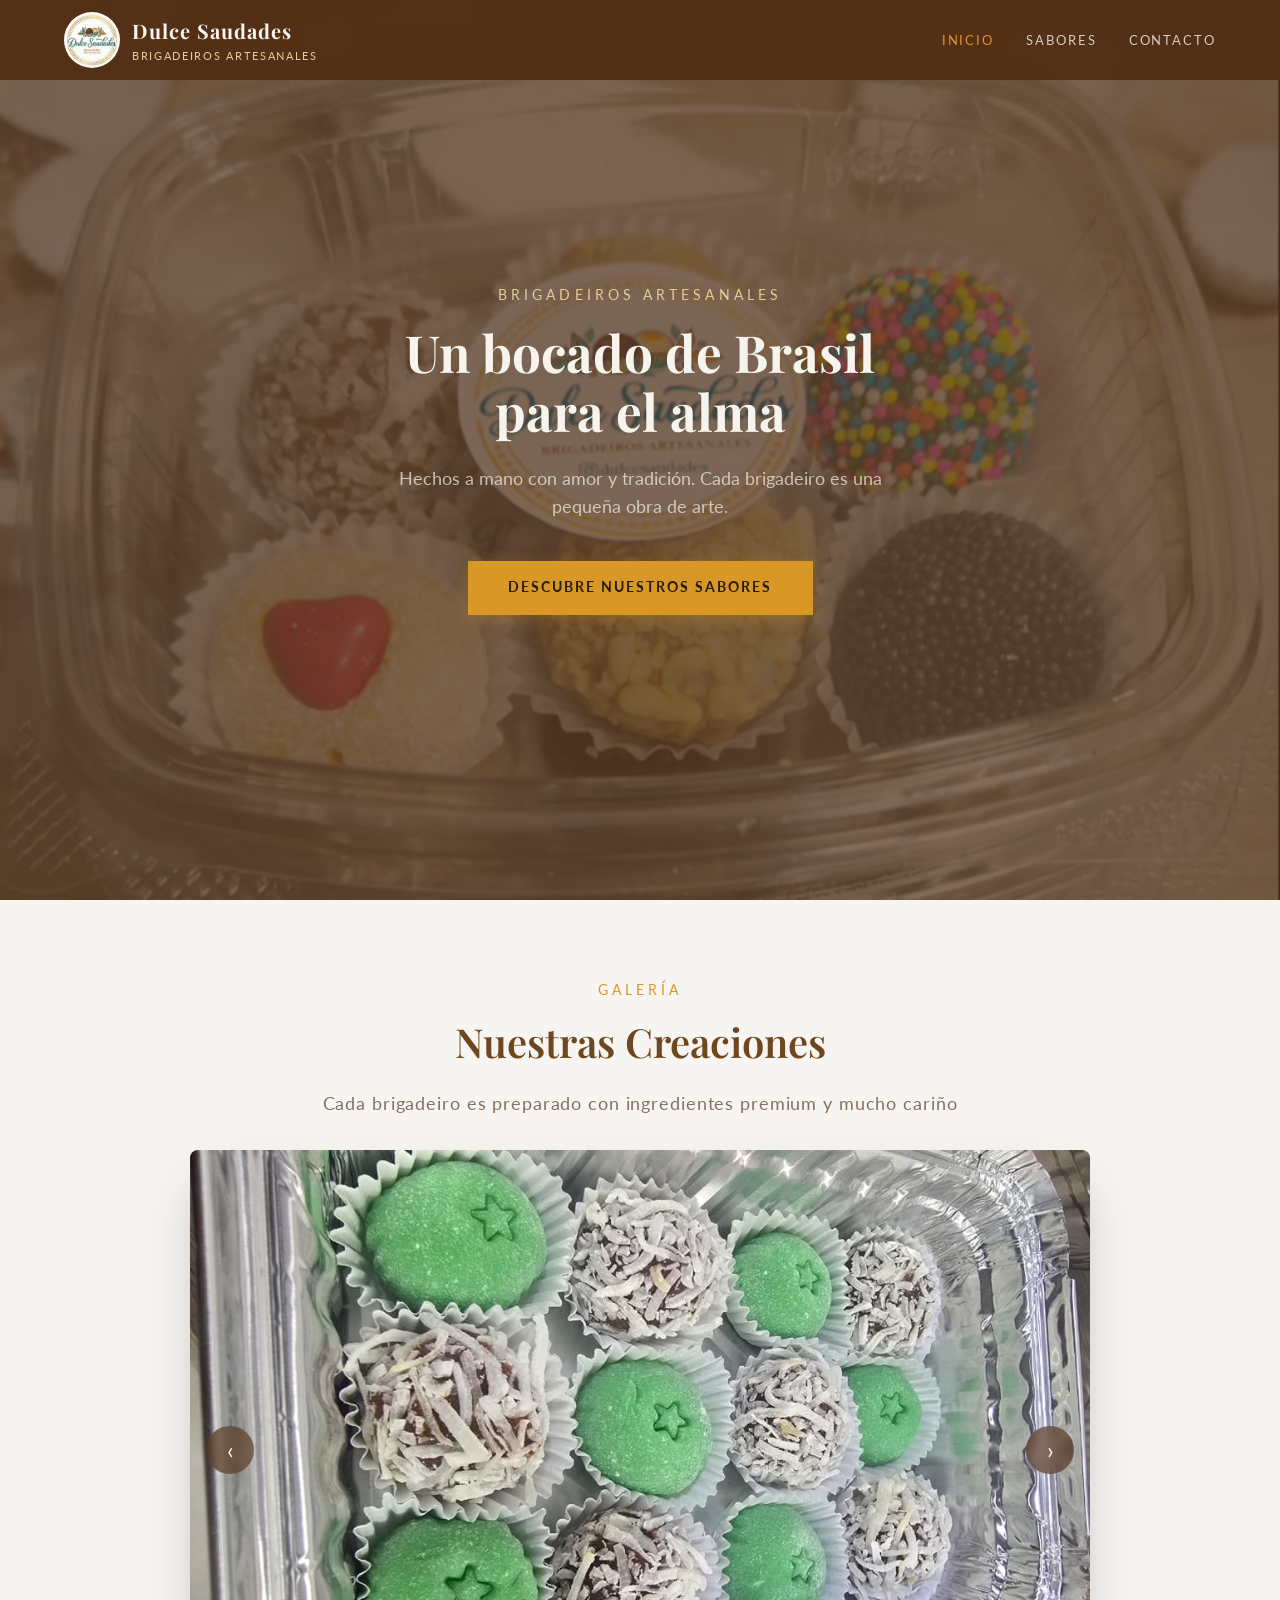
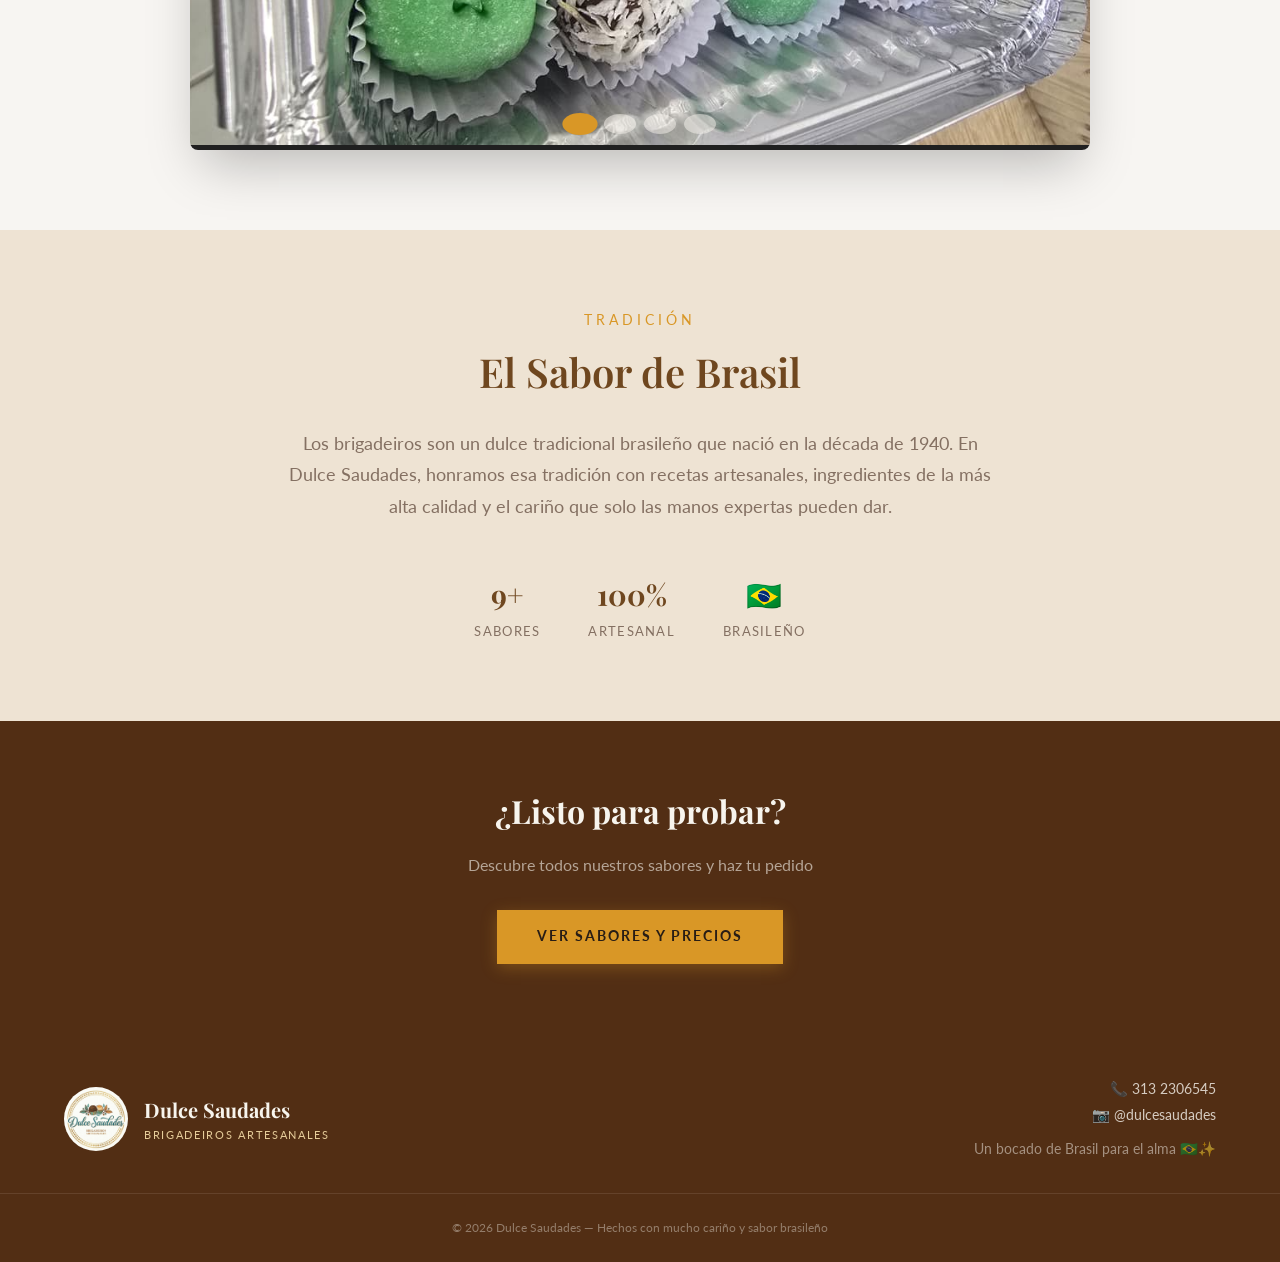
<file: index.html>
<!DOCTYPE html>
<html lang="es">
<head>
  <meta charset="UTF-8">
  <meta name="viewport" content="width=device-width, initial-scale=1.0">
  <title>Dulce Saudades - Brigadeiros Artesanales</title>
  <meta name="description" content="Brigadeiros artesanales hechos con amor y tradición brasileña. Dulce Saudades en Colombia.">
  <link rel="preconnect" href="https://fonts.googleapis.com">
  <link href="https://fonts.googleapis.com/css2?family=Playfair+Display:ital,wght@0,400;0,500;0,600;0,700;1,400&family=Lato:wght@300;400;700&display=swap" rel="stylesheet">
  <link rel="stylesheet" href="styles.css">
</head>
<body>

  <!-- HEADER -->
  <header class="header" id="header">
    <div class="header-inner">
      <a href="index.html" class="logo-link">
        <img src="assets/logo.png" alt="Dulce Saudades" class="logo-img">
        <div>
          <h1 class="logo-title">Dulce Saudades</h1>
          <p class="logo-subtitle">Brigadeiros Artesanales</p>
        </div>
      </a>

      <button class="menu-toggle" id="menuToggle" aria-label="Menu">☰</button>

      <nav class="nav" id="nav">
        <a href="index.html" class="nav-link active">Inicio</a>
        <a href="sabores.html" class="nav-link">Sabores</a>
        <a href="contacto.html" class="nav-link">Contacto</a>
      </nav>
    </div>
  </header>

  <!-- HERO -->
  <section class="hero">
    <img src="assets/aaa.jpg" alt="Brigadeiros artesanales" class="hero-bg">
    <div class="hero-overlay"></div>
    <div class="hero-content animate-fade-in">
      <p class="hero-label">Brigadeiros Artesanales</p>
      <h2 class="hero-title">Un bocado de Brasil<br>para el alma</h2>
      <p class="hero-desc">Hechos a mano con amor y tradición. Cada brigadeiro es una pequeña obra de arte.</p>
      <a href="sabores.html" class="btn-gold">Descubre Nuestros Sabores</a>
    </div>
  </section>

  <!-- CARRUSEL -->
  <section class="section bg-light">
    <div class="text-center">
      <p class="section-label">Galería</p>
      <h2 class="section-title">Nuestras Creaciones</h2>
      <p class="section-subtitle">Cada brigadeiro es preparado con ingredientes premium y mucho cariño</p>
    </div>
    <div class="carousel" id="carousel">
      <div class="carousel-track">
        <img src="assets/aaa2.jpg" alt="Brigadeiros de chocolate clásicos" class="carousel-slide active">
        <img src="assets/foto2.jpg" alt="Variedad de sabores de brigadeiros" class="carousel-slide">
        <img src="assets/aaa.jpg" alt="Caja de regalo de brigadeiros" class="carousel-slide">
        <img src="assets/foto6.jpg" alt="Preparación artesanal de brigadeiros" class="carousel-slide">
      </div>
      <button class="carousel-btn carousel-prev" onclick="prevSlide()">‹</button>
      <button class="carousel-btn carousel-next" onclick="nextSlide()">›</button>
      <div class="carousel-dots" id="carouselDots"></div>
    </div>
  </section>

  <!-- SOBRE NOSOTROS -->
  <section class="section bg-cream-dark">
    <div class="container text-center" style="max-width: 750px;">
      <p class="section-label">Tradición</p>
      <h2 class="section-title">El Sabor de Brasil</h2>
      <p class="about-text">
        Los brigadeiros son un dulce tradicional brasileño que nació en la década de 1940.
        En Dulce Saudades, honramos esa tradición con recetas artesanales,
        ingredientes de la más alta calidad y el cariño que solo las manos expertas pueden dar.
      </p>
      <div class="stats">
        <div class="stat">
          <p class="stat-number">9+</p>
          <p class="stat-label">Sabores</p>
        </div>
        <div class="stat">
          <p class="stat-number">100%</p>
          <p class="stat-label">Artesanal</p>
        </div>
        <div class="stat">
          <p class="stat-number">🇧🇷</p>
          <p class="stat-label">Brasileño</p>
        </div>
      </div>
    </div>
  </section>

  <!-- CTA -->
  <section class="cta-section">
    <h2 class="cta-title">¿Listo para probar?</h2>
    <p class="cta-desc">Descubre todos nuestros sabores y haz tu pedido</p>
    <a href="sabores.html" class="btn-gold">Ver Sabores y Precios</a>
  </section>

  <!-- FOOTER -->
  <footer class="footer">
    <div class="footer-inner">
      <div class="footer-brand">
        <img src="assets/logo.png" alt="Dulce Saudades" class="footer-logo">
        <div>
          <h3 class="footer-title">Dulce Saudades</h3>
          <p class="footer-subtitle">Brigadeiros Artesanales</p>
        </div>
      </div>
      <div class="footer-contact">
        <p>📞 313 2306545</p>
        <p>📷 @dulcesaudades</p>
        <p class="footer-tagline">Un bocado de Brasil para el alma 🇧🇷✨</p>
      </div>
    </div>
    <div class="footer-bottom">
      © 2026 Dulce Saudades — Hechos con mucho cariño y sabor brasileño
    </div>
  </footer>

  <script>
    // Mobile menu
    const menuToggle = document.getElementById('menuToggle');
    const nav = document.getElementById('nav');
    menuToggle.addEventListener('click', () => {
      nav.classList.toggle('open');
      menuToggle.textContent = nav.classList.contains('open') ? '✕' : '☰';
    });

    // Carousel
    let currentSlide = 0;
    const slides = document.querySelectorAll('.carousel-slide');
    const dotsContainer = document.getElementById('carouselDots');

    slides.forEach((_, i) => {
      const dot = document.createElement('button');
      dot.className = 'carousel-dot' + (i === 0 ? ' active' : '');
      dot.onclick = () => goToSlide(i);
      dotsContainer.appendChild(dot);
    });

    function goToSlide(n) {
      slides[currentSlide].classList.remove('active');
      document.querySelectorAll('.carousel-dot')[currentSlide].classList.remove('active');
      currentSlide = (n + slides.length) % slides.length;
      slides[currentSlide].classList.add('active');
      document.querySelectorAll('.carousel-dot')[currentSlide].classList.add('active');
    }

    function nextSlide() { goToSlide(currentSlide + 1); }
    function prevSlide() { goToSlide(currentSlide - 1); }

    setInterval(nextSlide, 5000);
  </script>

</body>
</html>
</file>
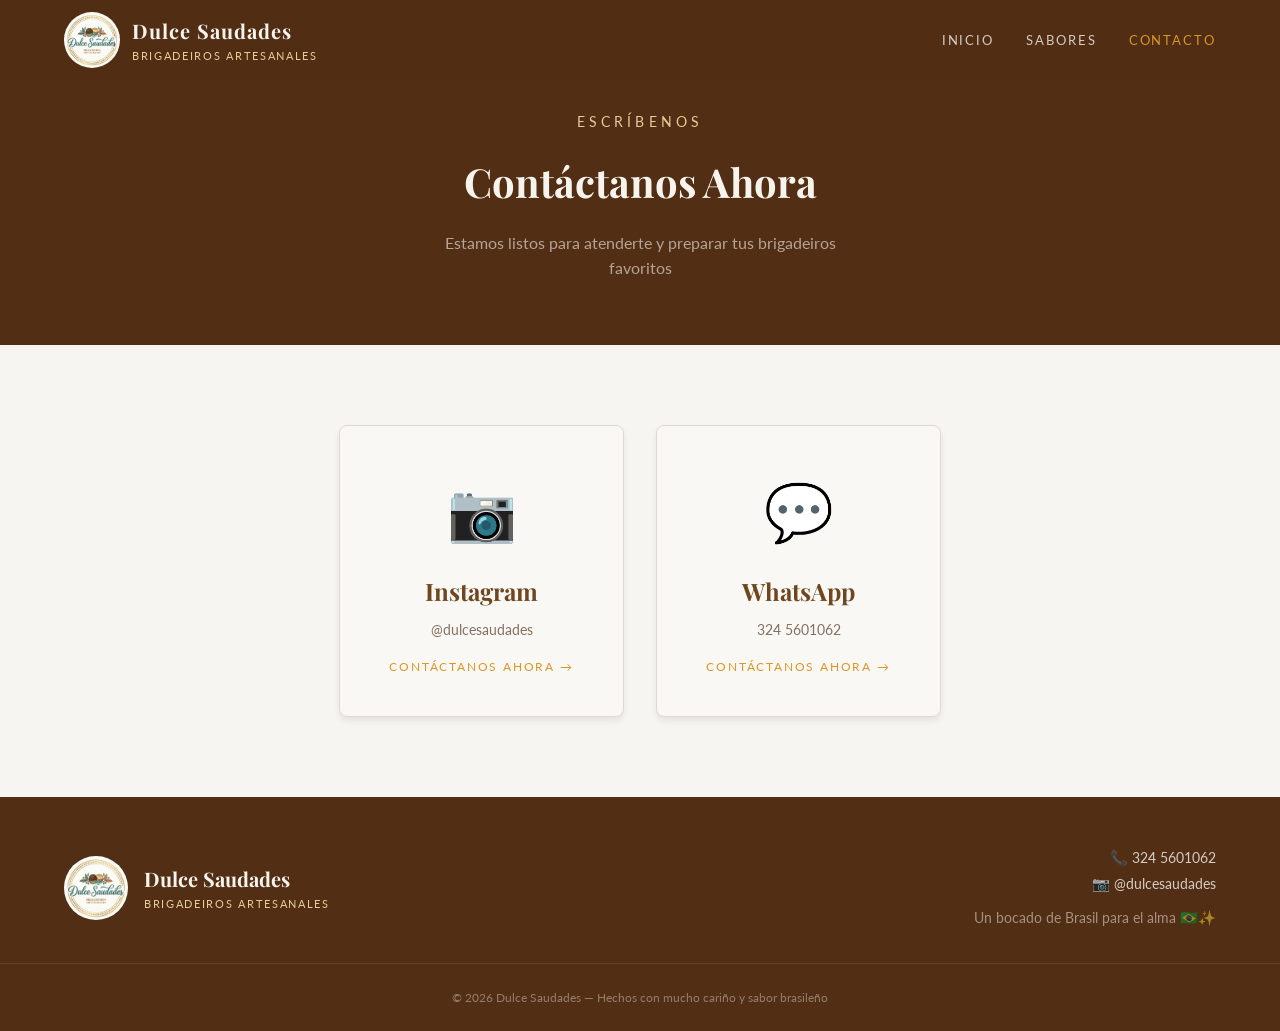
<file: contacto.html>
<!DOCTYPE html>
<html lang="es">
<head>
  <meta charset="UTF-8">
  <meta name="viewport" content="width=device-width, initial-scale=1.0">
  <title>Contacto - Dulce Saudades</title>
  <meta name="description" content="Contáctanos para pedir tus brigadeiros artesanales favoritos.">
  <link rel="preconnect" href="https://fonts.googleapis.com">
  <link href="https://fonts.googleapis.com/css2?family=Playfair+Display:ital,wght@0,400;0,500;0,600;0,700;1,400&family=Lato:wght@300;400;700&display=swap" rel="stylesheet">
  <link rel="stylesheet" href="styles.css">
</head>
<body>

  <!-- HEADER -->
  <header class="header" id="header">
    <div class="header-inner">
      <a href="index.html" class="logo-link">
        <img src="assets/logo.png" alt="Dulce Saudades" class="logo-img">
        <div>
          <h1 class="logo-title">Dulce Saudades</h1>
          <p class="logo-subtitle">Brigadeiros Artesanales</p>
        </div>
      </a>
      <button class="menu-toggle" id="menuToggle" aria-label="Menu">☰</button>
      <nav class="nav" id="nav">
        <a href="index.html" class="nav-link">Inicio</a>
        <a href="sabores.html" class="nav-link">Sabores</a>
        <a href="contacto.html" class="nav-link active">Contacto</a>
      </nav>
    </div>
  </header>

  <!-- Hero -->
  <section class="page-hero">
    <p class="hero-label">Escríbenos</p>
    <h1 class="page-hero-title">Contáctanos Ahora</h1>
    <p class="page-hero-desc">Estamos listos para atenderte y preparar tus brigadeiros favoritos</p>
  </section>

  <!-- Contacto Cards -->
  <section class="section bg-light">
    <div class="container" style="max-width: 650px;">
      <div class="contacto-grid">
        <a href="https://www.instagram.com/dulcesaudades/" target="_blank" rel="noopener noreferrer" class="contacto-card">
          <div class="contacto-icon">📷</div>
          <h3>Instagram</h3>
          <p class="contacto-handle">@dulcesaudades</p>
          <p class="contacto-cta">Contáctanos ahora →</p>
        </a>
        <a href="https://api.whatsapp.com/send/?phone=573245601062&text&type=phone_number&app_absent=0" target="_blank" rel="noopener noreferrer" class="contacto-card">
          <div class="contacto-icon">💬</div>
          <h3>WhatsApp</h3>
          <p class="contacto-handle">324 5601062</p>
          <p class="contacto-cta">Contáctanos ahora →</p>
        </a>
      </div>
    </div>
  </section>

  <!-- FOOTER -->
  <footer class="footer">
    <div class="footer-inner">
      <div class="footer-brand">
        <img src="assets/logo.png" alt="Dulce Saudades" class="footer-logo">
        <div>
          <h3 class="footer-title">Dulce Saudades</h3>
          <p class="footer-subtitle">Brigadeiros Artesanales</p>
        </div>
      </div>
      <div class="footer-contact">
        <p>📞 324 5601062</p>
        <p>📷 @dulcesaudades</p>
        <p class="footer-tagline">Un bocado de Brasil para el alma 🇧🇷✨</p>
      </div>
    </div>
    <div class="footer-bottom">© 2026 Dulce Saudades — Hechos con mucho cariño y sabor brasileño</div>
  </footer>

  <script>
    const menuToggle = document.getElementById('menuToggle');
    const nav = document.getElementById('nav');
    menuToggle.addEventListener('click', () => {
      nav.classList.toggle('open');
      menuToggle.textContent = nav.classList.contains('open') ? '✕' : '☰';
    });
  </script>

</body>
</html>
</file>
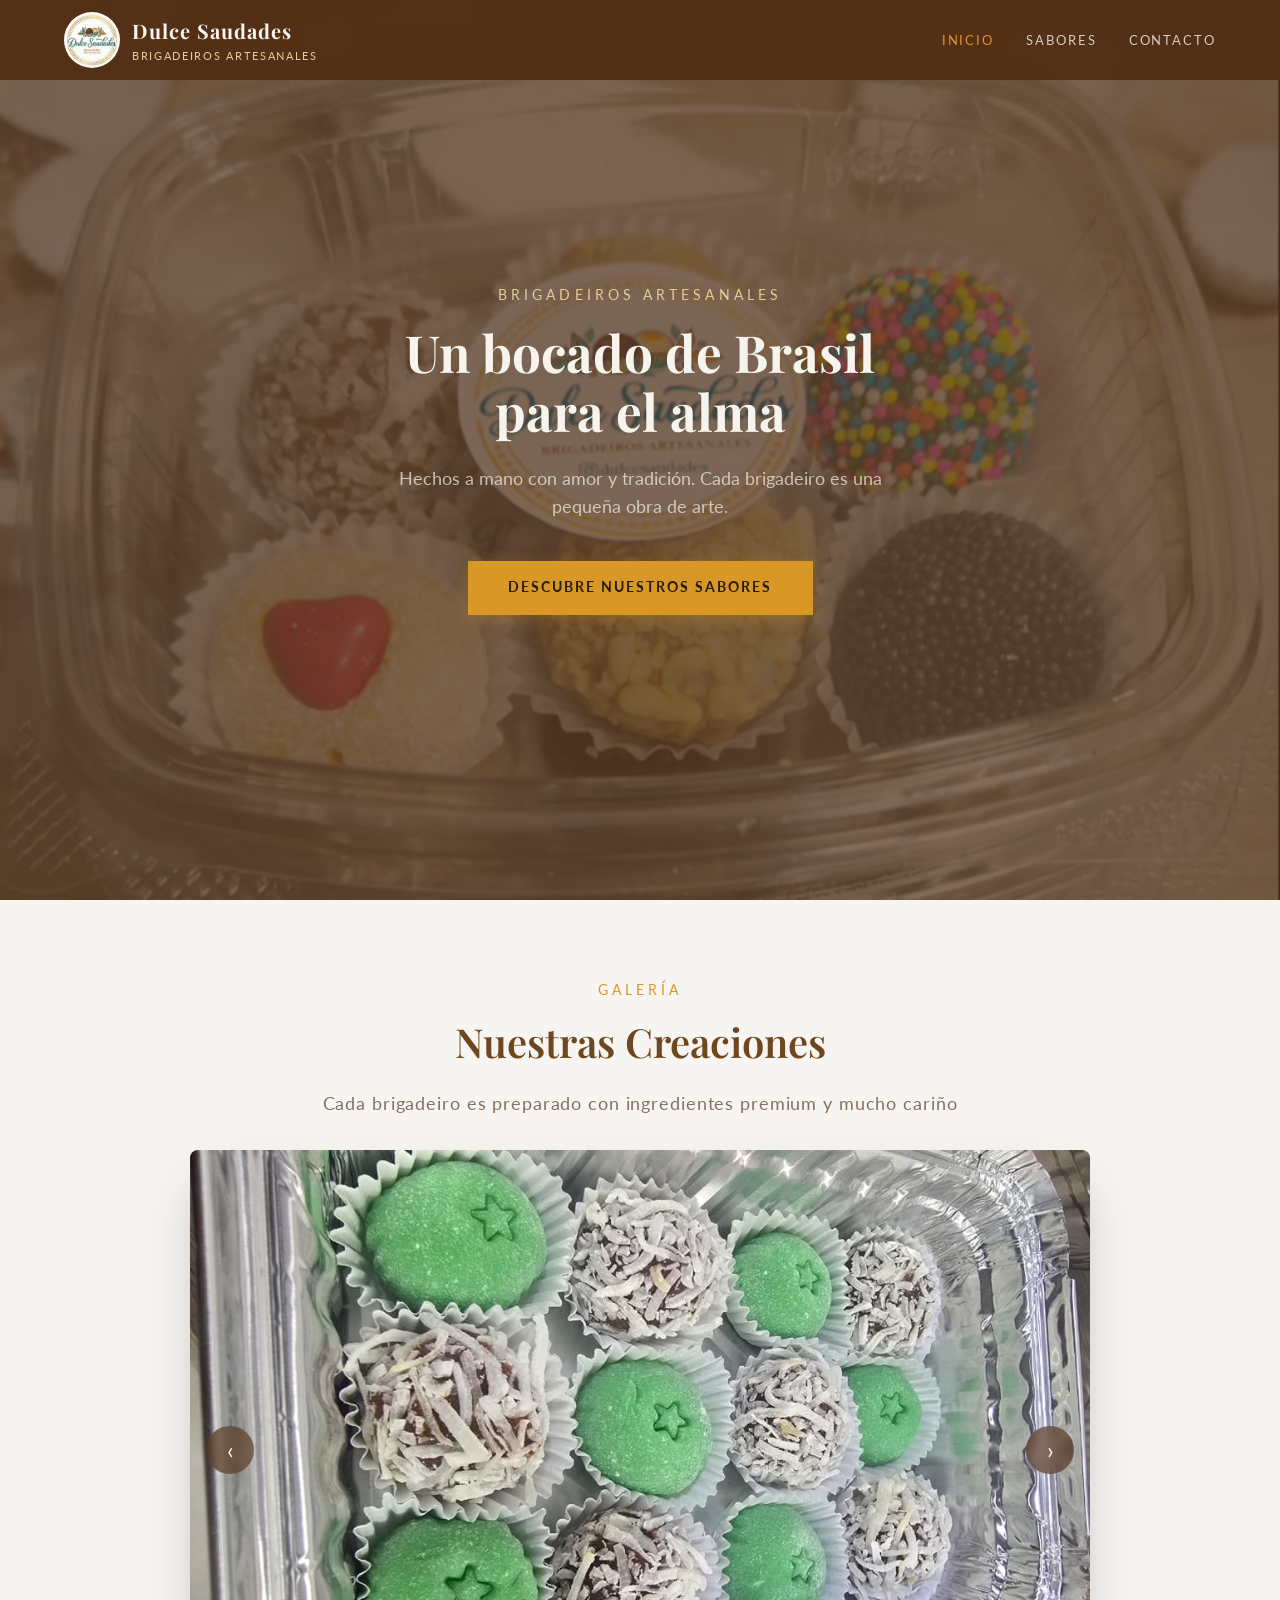
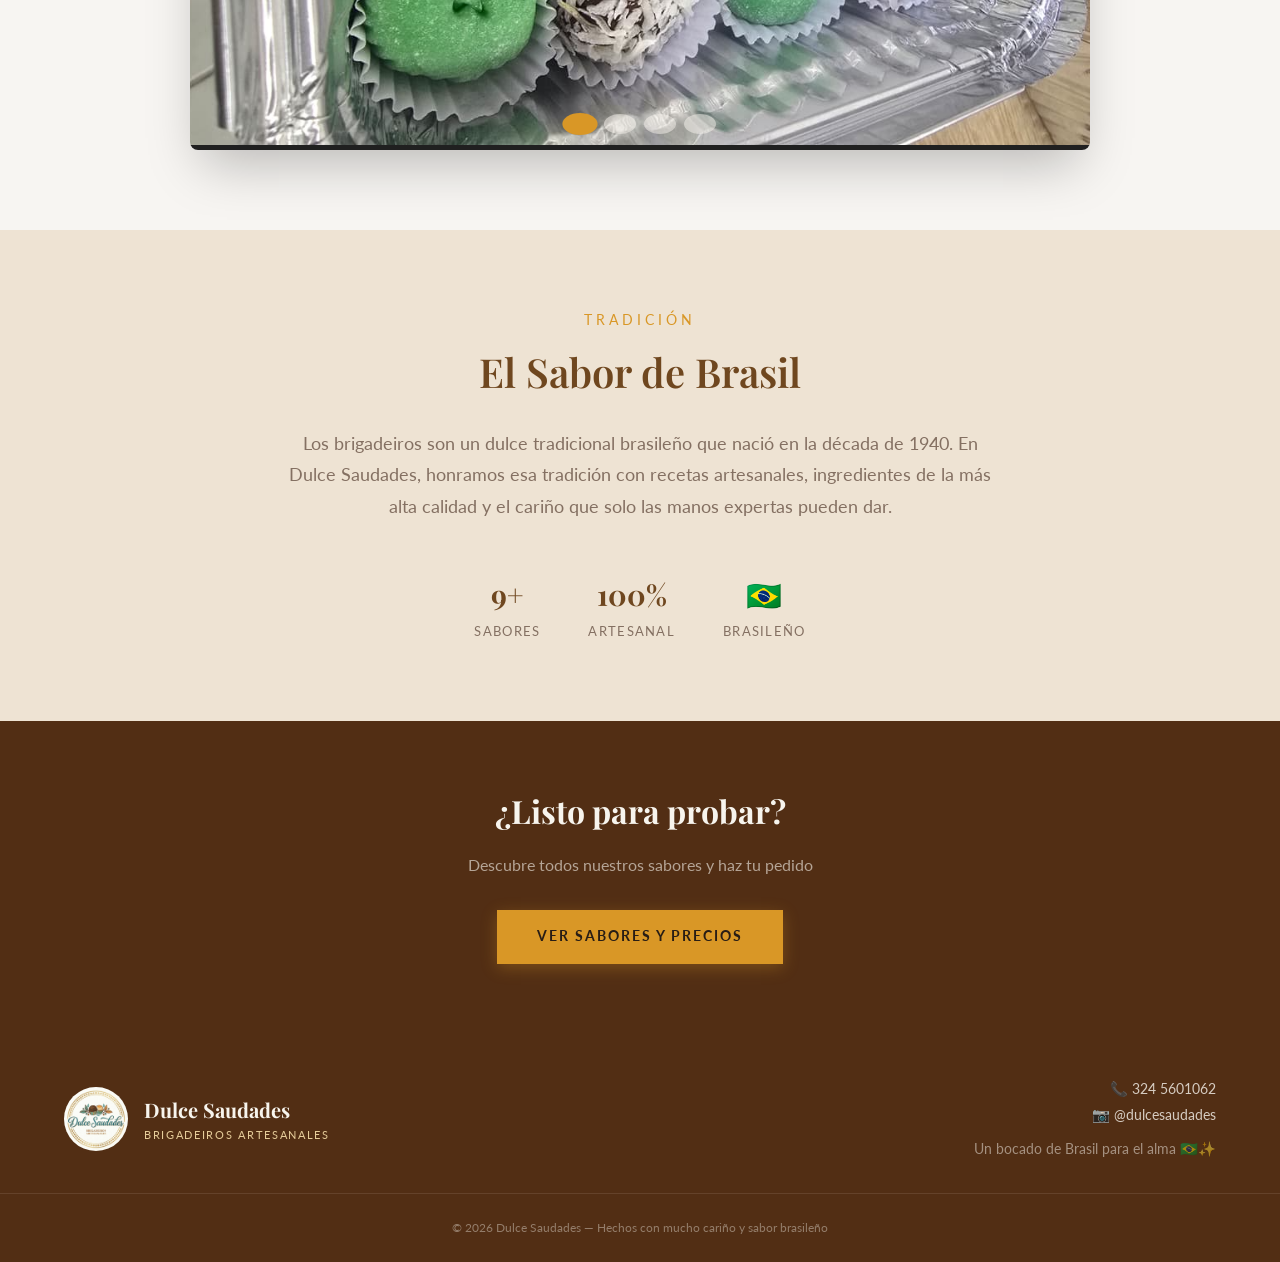
<file: index .html>
<!DOCTYPE html>
<html lang="es">
<head>
  <meta charset="UTF-8">
  <meta name="viewport" content="width=device-width, initial-scale=1.0">
  <title>Dulce Saudades - Brigadeiros Artesanales</title>
  <meta name="description" content="Brigadeiros artesanales hechos con amor y tradición brasileña. Dulce Saudades en Colombia.">
  <link rel="preconnect" href="https://fonts.googleapis.com">
  <link href="https://fonts.googleapis.com/css2?family=Playfair+Display:ital,wght@0,400;0,500;0,600;0,700;1,400&family=Lato:wght@300;400;700&display=swap" rel="stylesheet">
  <link rel="stylesheet" href="styles.css">
</head>
<body>

  <!-- HEADER -->
  <header class="header" id="header">
    <div class="header-inner">
      <a href="index.html" class="logo-link">
        <img src="assets/logo.png" alt="Dulce Saudades" class="logo-img">
        <div>
          <h1 class="logo-title">Dulce Saudades</h1>
          <p class="logo-subtitle">Brigadeiros Artesanales</p>
        </div>
      </a>

      <button class="menu-toggle" id="menuToggle" aria-label="Menu">☰</button>

      <nav class="nav" id="nav">
        <a href="index.html" class="nav-link active">Inicio</a>
        <a href="sabores.html" class="nav-link">Sabores</a>
        <a href="contacto.html" class="nav-link">Contacto</a>
      </nav>
    </div>
  </header>

  <!-- HERO -->
  <section class="hero">
    <img src="assets/aaa.jpg" alt="Brigadeiros artesanales" class="hero-bg">
    <div class="hero-overlay"></div>
    <div class="hero-content animate-fade-in">
      <p class="hero-label">Brigadeiros Artesanales</p>
      <h2 class="hero-title">Un bocado de Brasil<br>para el alma</h2>
      <p class="hero-desc">Hechos a mano con amor y tradición. Cada brigadeiro es una pequeña obra de arte.</p>
      <a href="sabores.html" class="btn-gold">Descubre Nuestros Sabores</a>
    </div>
  </section>

  <!-- CARRUSEL -->
  <section class="section bg-light">
    <div class="text-center">
      <p class="section-label">Galería</p>
      <h2 class="section-title">Nuestras Creaciones</h2>
      <p class="section-subtitle">Cada brigadeiro es preparado con ingredientes premium y mucho cariño</p>
    </div>
    <div class="carousel" id="carousel">
      <div class="carousel-track">
        <img src="assets/aaa2.jpg" alt="Brigadeiros de chocolate clásicos" class="carousel-slide active">
        <img src="assets/foto2.jpg" alt="Variedad de sabores de brigadeiros" class="carousel-slide">
        <img src="assets/aaa.jpg" alt="Caja de regalo de brigadeiros" class="carousel-slide">
        <img src="assets/foto6.jpg" alt="Preparación artesanal de brigadeiros" class="carousel-slide">
      </div>
      <button class="carousel-btn carousel-prev" onclick="prevSlide()">‹</button>
      <button class="carousel-btn carousel-next" onclick="nextSlide()">›</button>
      <div class="carousel-dots" id="carouselDots"></div>
    </div>
  </section>

  <!-- SOBRE NOSOTROS -->
  <section class="section bg-cream-dark">
    <div class="container text-center" style="max-width: 750px;">
      <p class="section-label">Tradición</p>
      <h2 class="section-title">El Sabor de Brasil</h2>
      <p class="about-text">
        Los brigadeiros son un dulce tradicional brasileño que nació en la década de 1940.
        En Dulce Saudades, honramos esa tradición con recetas artesanales,
        ingredientes de la más alta calidad y el cariño que solo las manos expertas pueden dar.
      </p>
      <div class="stats">
        <div class="stat">
          <p class="stat-number">9+</p>
          <p class="stat-label">Sabores</p>
        </div>
        <div class="stat">
          <p class="stat-number">100%</p>
          <p class="stat-label">Artesanal</p>
        </div>
        <div class="stat">
          <p class="stat-number">🇧🇷</p>
          <p class="stat-label">Brasileño</p>
        </div>
      </div>
    </div>
  </section>

  <!-- CTA -->
  <section class="cta-section">
    <h2 class="cta-title">¿Listo para probar?</h2>
    <p class="cta-desc">Descubre todos nuestros sabores y haz tu pedido</p>
    <a href="sabores.html" class="btn-gold">Ver Sabores y Precios</a>
  </section>

  <!-- FOOTER -->
  <footer class="footer">
    <div class="footer-inner">
      <div class="footer-brand">
        <img src="assets/logo.png" alt="Dulce Saudades" class="footer-logo">
        <div>
          <h3 class="footer-title">Dulce Saudades</h3>
          <p class="footer-subtitle">Brigadeiros Artesanales</p>
        </div>
      </div>
      <div class="footer-contact">
        <p>📞 324 5601062</p>
        <p>📷 @dulcesaudades</p>
        <p class="footer-tagline">Un bocado de Brasil para el alma 🇧🇷✨</p>
      </div>
    </div>
    <div class="footer-bottom">
      © 2026 Dulce Saudades — Hechos con mucho cariño y sabor brasileño
    </div>
  </footer>

  <script>
    // Mobile menu
    const menuToggle = document.getElementById('menuToggle');
    const nav = document.getElementById('nav');
    menuToggle.addEventListener('click', () => {
      nav.classList.toggle('open');
      menuToggle.textContent = nav.classList.contains('open') ? '✕' : '☰';
    });

    // Carousel
    let currentSlide = 0;
    const slides = document.querySelectorAll('.carousel-slide');
    const dotsContainer = document.getElementById('carouselDots');

    slides.forEach((_, i) => {
      const dot = document.createElement('button');
      dot.className = 'carousel-dot' + (i === 0 ? ' active' : '');
      dot.onclick = () => goToSlide(i);
      dotsContainer.appendChild(dot);
    });

    function goToSlide(n) {
      slides[currentSlide].classList.remove('active');
      document.querySelectorAll('.carousel-dot')[currentSlide].classList.remove('active');
      currentSlide = (n + slides.length) % slides.length;
      slides[currentSlide].classList.add('active');
      document.querySelectorAll('.carousel-dot')[currentSlide].classList.add('active');
    }

    function nextSlide() { goToSlide(currentSlide + 1); }
    function prevSlide() { goToSlide(currentSlide - 1); }

    setInterval(nextSlide, 5000);
  </script>

</body>
</html>
</file>
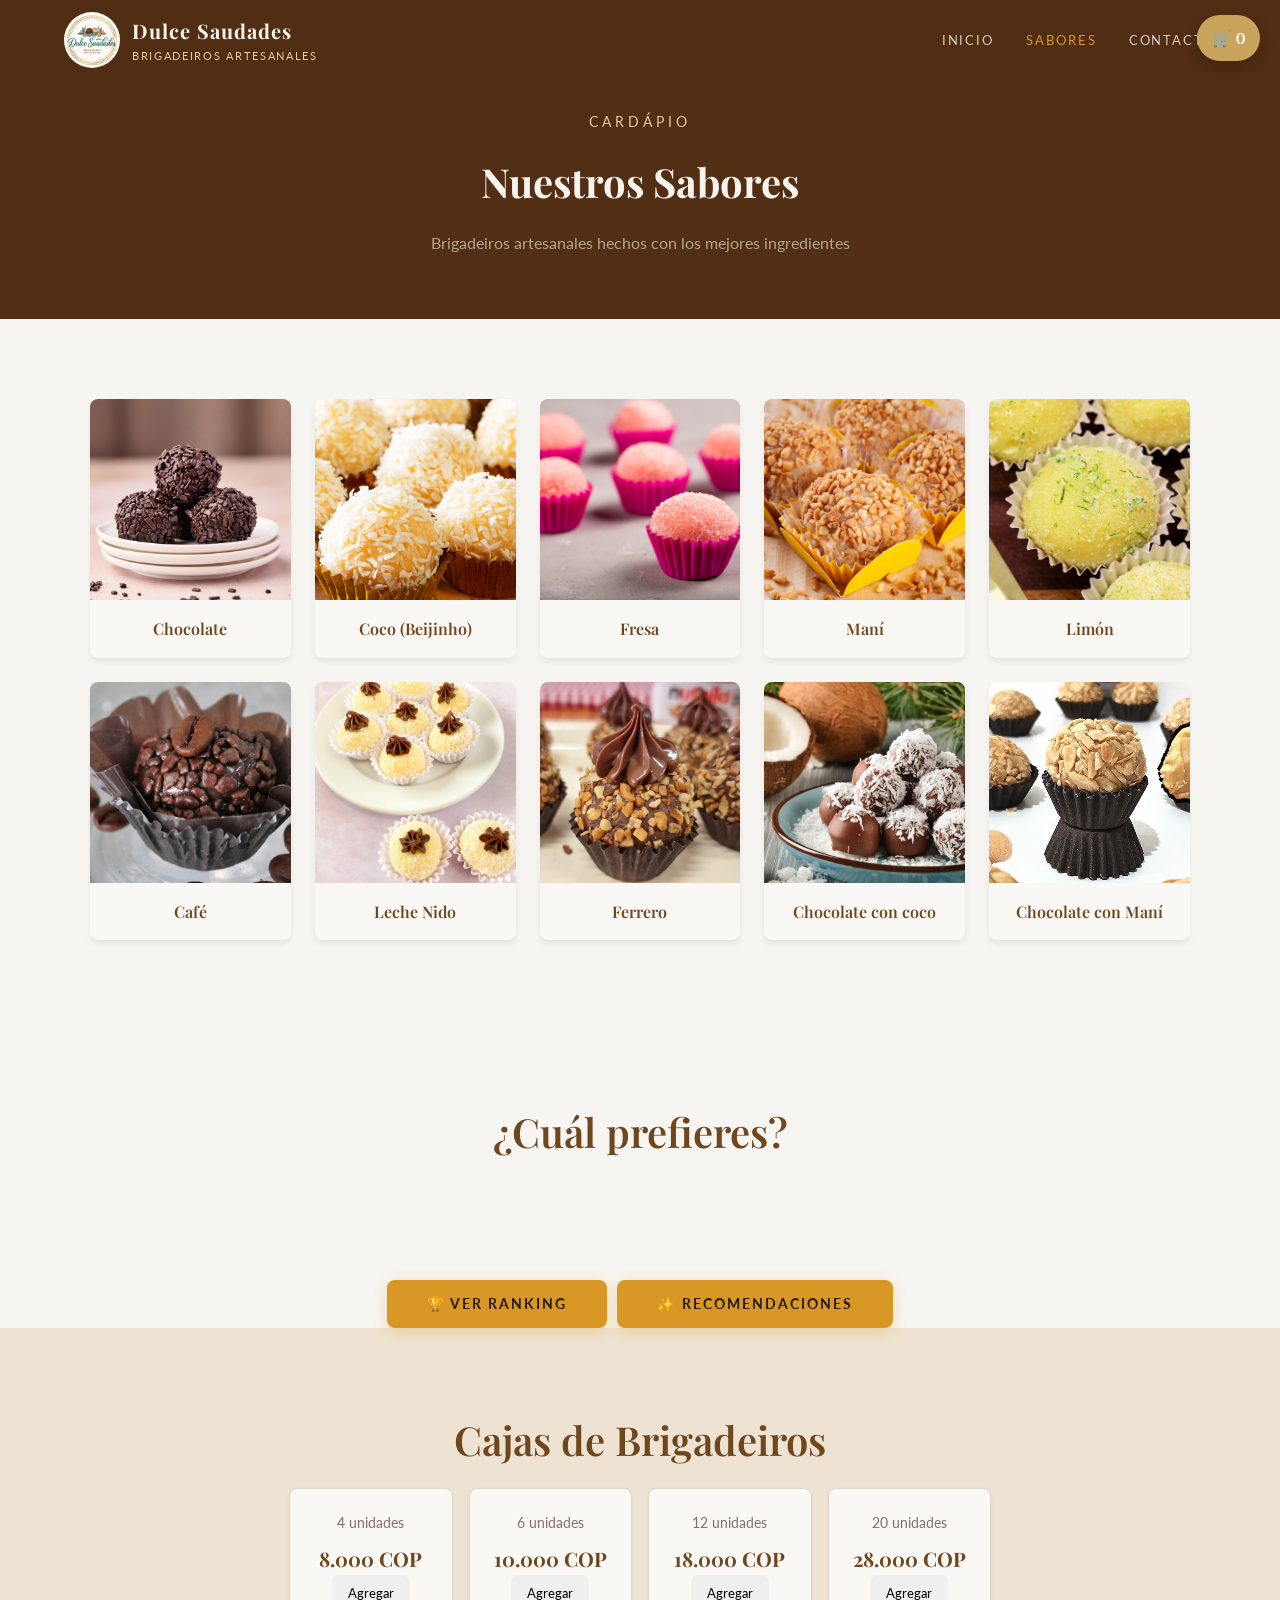
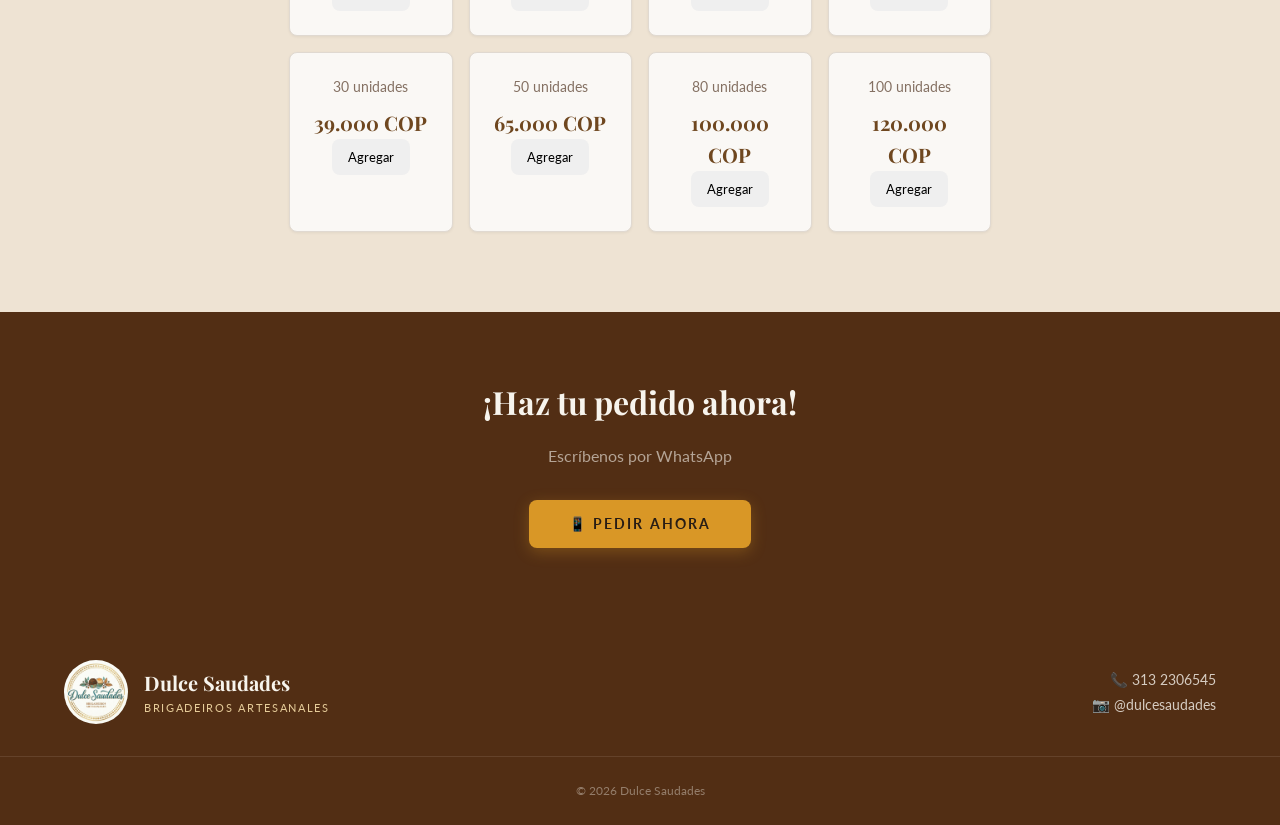
<file: sabores.html>
<!DOCTYPE html>
<html lang="es">
<head>
  <meta charset="UTF-8">
  <meta name="viewport" content="width=device-width, initial-scale=1.0">
  <title>Sabores - Dulce Saudades</title>
  <meta name="description" content="Descubre todos los sabores de brigadeiros artesanales de Dulce Saudades.">
  <link rel="preconnect" href="https://fonts.googleapis.com">
  <link href="https://fonts.googleapis.com/css2?family=Playfair+Display&family=Lato&display=swap" rel="stylesheet">
  <link rel="stylesheet" href="styles.css">
</head>
<body>

<!-- HEADER -->
<header class="header" id="header">
  <div class="header-inner">
    <a href="index.html" class="logo-link">
  <img src="assets/logo.png" alt="Dulce Saudades" class="logo-img">
  <div>
    <h1 class="logo-title">Dulce Saudades</h1>
    <p class="logo-subtitle">Brigadeiros Artesanales</p>
  </div>
</a>

<!-- 🔥 AFUERA DEL LINK -->
<div class="carrito-icono" onclick="toggleCarrito()">
  🛒 <span id="cantidad-carrito">0</span>
</div>

    <nav class="nav" id="nav">
      <a href="index.html" class="nav-link">Inicio</a>
      <a href="sabores.html" class="nav-link active">Sabores</a>
      <a href="contacto.html" class="nav-link">Contacto</a>
    </nav>
  </div>
</header>

<!-- HERO -->
<section class="page-hero">
  <p class="hero-label">Cardápio</p>
  <h1 class="page-hero-title">Nuestros Sabores</h1>
  <p class="page-hero-desc">Brigadeiros artesanales hechos con los mejores ingredientes</p>
</section>

<!-- PRODUCTOS DINÁMICOS -->
<section class="section bg-light">
  <div class="container">
    <div class="sabores-grid" id="productos"></div>
  </div>
</section>

<!-- ⚔️ DUELO ELO -->
<section class="section">
  <div class="container text-center">
    <h2 class="section-title">¿Cuál prefieres?</h2>

    <div id="duelo" class="duelo-container">
      <!-- JS lo llena -->
    </div>
  </div>
</section>

<div class="duelo-acciones">
  <button onclick="verRanking()" class="btn-gold">🏆 Ver ranking</button>
  <button onclick="verRecomendados()" class="btn-gold">✨ Recomendaciones</button>
</div>

<div id="resultado-elo"></div>


<!-- PRECIOS -->
<section class="section bg-cream-dark">
  <div class="container text-center" style="max-width: 750px;">
    <h2 class="section-title">Cajas de Brigadeiros</h2>

    <div class="precios-grid">

      <div class="precio-card">
        <p class="precio-cantidad">4 unidades</p>
        <p class="precio-valor">8.000 COP</p>
        <button onclick="agregarCaja('Caja 4 brigadeiros', 8000)">Agregar</button>
      </div>

      <div class="precio-card">
        <p class="precio-cantidad">6 unidades</p>
        <p class="precio-valor">10.000 COP</p>
        <button onclick="agregarCaja('Caja 6 brigadeiros', 10000)">Agregar</button>
      </div>

      <div class="precio-card">
        <p class="precio-cantidad">12 unidades</p>
        <p class="precio-valor">18.000 COP</p>
        <button onclick="agregarCaja('Caja 12 brigadeiros', 18000)">Agregar</button>
      </div>

      <div class="precio-card">
        <p class="precio-cantidad">20 unidades</p>
        <p class="precio-valor">28.000 COP</p>
        <button onclick="agregarCaja('Caja 20 brigadeiros', 28000)">Agregar</button>
      </div>

      <div class="precio-card">
        <p class="precio-cantidad">30 unidades</p>
        <p class="precio-valor">39.000 COP</p>
        <button onclick="agregarCaja('Caja 30 brigadeiros', 39000)">Agregar</button>
      </div>

      <div class="precio-card">
        <p class="precio-cantidad">50 unidades</p>
        <p class="precio-valor">65.000 COP</p>
        <button onclick="agregarCaja('Caja 50 brigadeiros', 65000)">Agregar</button>
      </div>

      <div class="precio-card">
        <p class="precio-cantidad">80 unidades</p>
        <p class="precio-valor">100.000 COP</p>
        <button onclick="agregarCaja('Caja 80 brigadeiros', 100000)">Agregar</button>
      </div>

      <div class="precio-card">
        <p class="precio-cantidad">100 unidades</p>
        <p class="precio-valor">120.000 COP</p>
        <button onclick="agregarCaja('Caja 100 brigadeiros', 120000)">Agregar</button>
      </div>

    </div>
  </div>
</section>

<!-- CTA -->
<section class="cta-section">
  <h2 class="cta-title">¡Haz tu pedido ahora!</h2>
  <p class="cta-desc">Escríbenos por WhatsApp</p>
  <button onclick="finalizarCompra()" class="btn-gold">
    📱 Pedir ahora
  </button>
</section>

<!-- FOOTER -->
<footer class="footer">
  <div class="footer-inner">
    <div class="footer-brand">
      <img src="assets/logo.png" class="footer-logo">
      <div>
        <h3 class="footer-title">Dulce Saudades</h3>
        <p class="footer-subtitle">Brigadeiros Artesanales</p>
      </div>
    </div>

    <div class="footer-contact">
      <p>📞 313 2306545</p>
      <p>📷 @dulcesaudades</p>
    </div>
  </div>

  <div class="footer-bottom">
    © 2026 Dulce Saudades
  </div>
</footer>

<!-- SCRIPT PRINCIPAL -->
<script src="script.js"></script>
<!-- 🛒 SIDEBAR CARRITO -->
<div id="sidebar-carrito" class="sidebar-carrito">

  <div class="sidebar-header">
    <h3>Tu Pedido</h3>
    <button onclick="toggleCarrito()">✕</button>
  </div>

  <ul id="lista-carrito"></ul>

 <div class="total-linea">
  <p>Total: <span id="total">$0</span></p>
  <button onclick="vaciarCarrito()" class="btn-vaciar-mini">Vaciar</button>
</div>

  <div class="acciones-carrito">
    <button onclick="vaciarCarrito()" class="btn-vaciar-mini">Vaciar</button>
    <button onclick="finalizarCompra()" class="btn-whatsapp">
  <img src="assets/whatsapp.png" class="icon-wsp">
  Comprar por WhatsApp
</button>
  </div>

  <!-- 💳 PAGOS -->
<div class="metodos-pago">
  <h4>Selecciona tu método de pago</h4>

  <div class="pago-opciones">
    <button class="pago-btn active" onclick="seleccionarPago(this)">
      📱 Nequi
    </button>

    <button class="pago-btn" onclick="seleccionarPago(this)">
      🏦 PSE
    </button>

    <button class="pago-btn" onclick="seleccionarPago(this)">
      💳 Daviplata
    </button>
  </div>
</div>
</div>
</body>
</html>
</file>
<file: styles.css>
/* ========== RESET & BASE ========== */
*, *::before, *::after {
  margin: 0;
  padding: 0;
  box-sizing: border-box;
}

:root {
  --cream: hsl(40, 40%, 95%);
  --cream-dark: hsl(36, 45%, 88%);
  --chocolate: hsl(25, 60%, 20%);
  --chocolate-light: hsl(25, 40%, 35%);
  --gold: hsl(38, 70%, 50%);
  --gold-light: hsl(40, 60%, 75%);
  --brown: hsl(30, 56%, 28%);
  --brown-light: hsl(30, 35%, 40%);
  --text-dark: hsl(25, 30%, 12%);
  --text-muted: hsl(25, 15%, 45%);
  --bg-light: hsl(30, 25%, 96%);
  --border: hsl(30, 20%, 85%);
  --card-bg: hsl(35, 30%, 97%);
  --font-display: 'Playfair Display', serif;
  --font-body: 'Lato', sans-serif;
}

body {
  font-family: var(--font-body);
  background: var(--bg-light);
  color: var(--text-dark);
  line-height: 1.6;
}

h1, h2, h3, h4, h5, h6 {
  font-family: var(--font-display);
}

a {
  text-decoration: none;
  color: inherit;
}

img {
  max-width: 100%;
  display: block;
}

.container {
  max-width: 1200px;
  margin: 0 auto;
  padding: 0 1.5rem;
}

.text-center { text-align: center; }

/* ========== HEADER ========== */
.header {
  position: fixed;
  top: 0; left: 0; right: 0;
  z-index: 50;
  background: hsla(25, 60%, 20%, 0.95);
  backdrop-filter: blur(8px);
}

.header-inner {
  max-width: 1200px;
  margin: 0 auto;
  padding: 0.75rem 1.5rem;
  display: flex;
  align-items: center;
  justify-content: space-between;
}

.logo-link {
  display: flex;
  align-items: center;
  gap: 0.75rem;
}

.logo-img {
  height: 56px;
  width: 56px;
  border-radius: 50%;
}

.logo-title {
  font-size: 1.25rem;
  color: var(--cream);
  letter-spacing: 0.05em;
}

.logo-subtitle {
  color: var(--gold-light);
  font-size: 0.7rem;
  letter-spacing: 0.15em;
  text-transform: uppercase;
  font-family: var(--font-body);
}

.menu-toggle {
  display: none;
  background: none;
  border: none;
  color: var(--cream);
  font-size: 1.5rem;
  cursor: pointer;
}

.nav {
  display: flex;
  gap: 2rem;
}

.nav-link {
  font-family: var(--font-body);
  font-size: 0.8rem;
  text-transform: uppercase;
  letter-spacing: 0.15em;
  color: hsla(40, 40%, 95%, 0.8);
  padding: 0.5rem 0;
  transition: color 0.3s;
}

.nav-link:hover,
.nav-link.active {
  color: var(--gold);
}

/* ========== HERO ========== */
.hero {
  position: relative;
  height: 100vh;
  display: flex;
  align-items: center;
  justify-content: center;
  overflow: hidden;
}

.hero-bg {
  position: absolute;
  inset: 0;
  width: 100%;
  height: 100%;
  object-fit: cover;
}

.hero-overlay {
  position: absolute;
  inset: 0;
  background: hsla(25, 60%, 20%, 0.7);
}

.hero-content {
  position: relative;
  z-index: 10;
  text-align: center;
  padding: 0 1.5rem;
}

.hero-label {
  font-family: var(--font-body);
  color: var(--gold-light);
  font-size: 0.85rem;
  text-transform: uppercase;
  letter-spacing: 0.3em;
  margin-bottom: 1rem;
}

.hero-title {
  font-size: 3.2rem;
  color: var(--cream);
  margin-bottom: 1.5rem;
  line-height: 1.15;
}

.hero-desc {
  font-family: var(--font-body);
  color: hsla(40, 40%, 95%, 0.7);
  font-size: 1.1rem;
  max-width: 500px;
  margin: 0 auto 2.5rem;
}

/* ========== PAGE HERO (subpáginas) ========== */
.page-hero {
  padding: 7rem 1.5rem 4rem;
  background: var(--chocolate);
  text-align: center;
}

.page-hero-title {
  font-size: 2.5rem;
  color: var(--cream);
  margin-bottom: 1rem;
}

.page-hero-desc {
  font-family: var(--font-body);
  color: hsla(40, 40%, 95%, 0.6);
  max-width: 450px;
  margin: 0 auto;
}

/* ========== BUTTONS ========== */
.btn-gold {
  display: inline-block;
  padding: 1rem 2.5rem;
  background: var(--gold);
  color: var(--text-dark);
  font-family: var(--font-body);
  font-weight: 700;
  font-size: 0.85rem;
  text-transform: uppercase;
  letter-spacing: 0.15em;
  border: none;
  cursor: pointer;
  transition: all 0.3s;
  box-shadow: 0 4px 15px hsla(38, 70%, 50%, 0.3);
}

.btn-gold:hover {
  background: hsl(38, 70%, 42%);
  box-shadow: 0 6px 20px hsla(38, 70%, 50%, 0.4);
}

/* ========== SECTIONS ========== */
.section {
  padding: 5rem 1.5rem;
}

.bg-light { background: var(--bg-light); }
.bg-cream-dark { background: var(--cream-dark); }

.section-label {
  font-family: var(--font-body);
  color: var(--gold);
  font-size: 0.85rem;
  text-transform: uppercase;
  letter-spacing: 0.3em;
  margin-bottom: 0.5rem;
}

.section-title {
  font-size: 2.5rem;
  font-weight: 600;
  color: var(--brown);
  margin-bottom: 1rem;
}

.section-subtitle {
  font-family: var(--font-body);
  color: var(--text-muted);
  font-size: 1.1rem;
  letter-spacing: 0.05em;
}

/* ========== CAROUSEL ========== */
.carousel {
  position: relative;
  max-width: 900px;
  margin: 2rem auto 0;
  border-radius: 0.5rem;
  overflow: hidden;
  box-shadow: 0 25px 50px -12px rgba(0,0,0,0.25);
}

.carousel-track {
  position: relative;
  aspect-ratio: 3 / 2;
}

.carousel-slide {
  position: absolute;
  inset: 0;
  width: 100%;
  height: 100%;
  object-fit: cover;
  opacity: 0;
  transition: opacity 0.7s;
}

.carousel-slide.active {
  opacity: 1;
}

.carousel-btn {
  position: absolute;
  top: 50%;
  transform: translateY(-50%);
  width: 48px;
  height: 48px;
  border-radius: 50%;
  background: hsla(25, 60%, 20%, 0.6);
  color: var(--cream);
  border: none;
  font-size: 1.5rem;
  cursor: pointer;
  transition: background 0.3s;
  backdrop-filter: blur(4px);
  display: flex;
  align-items: center;
  justify-content: center;
}

.carousel-btn:hover { background: hsla(25, 60%, 20%, 0.8); }
.carousel-prev { left: 1rem; }
.carousel-next { right: 1rem; }

.carousel-dots {
  position: absolute;
  bottom: 1rem;
  left: 50%;
  transform: translateX(-50%);
  display: flex;
  gap: 0.5rem;
}

.carousel-dot {
  width: 12px;
  height: 12px;
  border-radius: 50%;
  background: hsla(40, 40%, 95%, 0.5);
  border: none;
  cursor: pointer;
  transition: all 0.3s;
}

.carousel-dot.active {
  background: var(--gold);
  transform: scale(1.1);
}

/* ========== ABOUT / STATS ========== */
.about-text {
  font-family: var(--font-body);
  color: var(--text-muted);
  font-size: 1.1rem;
  line-height: 1.8;
  margin-top: 1.5rem;
}

.stats {
  display: flex;
  justify-content: center;
  gap: 3rem;
  margin-top: 3rem;
}

.stat-number {
  font-family: var(--font-display);
  font-size: 1.8rem;
  font-weight: 700;
  color: var(--brown);
}

.stat-label {
  font-size: 0.8rem;
  color: var(--text-muted);
  text-transform: uppercase;
  letter-spacing: 0.1em;
  margin-top: 0.25rem;
}

/* ========== CTA ========== */
.cta-section {
  padding: 4rem 1.5rem;
  background: var(--chocolate);
  text-align: center;
}

.cta-title {
  font-size: 2rem;
  color: var(--cream);
  margin-bottom: 1rem;
}

.cta-desc {
  font-family: var(--font-body);
  color: hsla(40, 40%, 95%, 0.6);
  margin-bottom: 2rem;
  max-width: 450px;
  margin-left: auto;
  margin-right: auto;
}

/* ========== SABORES GRID ========== */
.sabores-grid {
  display: grid;
  grid-template-columns: repeat(5, 1fr);
  gap: 1.5rem;
  max-width: 1100px;
  margin: 0 auto;
}

.sabor-card {
  background: var(--card-bg);
  border-radius: 0.5rem;
  overflow: hidden;
  box-shadow: 0 4px 6px rgba(0,0,0,0.07);
  transition: all 0.3s;
}

.sabor-card:hover {
  box-shadow: 0 10px 25px rgba(0,0,0,0.15);
  transform: translateY(-4px);
}

.sabor-img-wrap {
  aspect-ratio: 1;
  overflow: hidden;
}

.sabor-img-wrap img {
  width: 100%;
  height: 100%;
  object-fit: cover;
  transition: transform 0.5s;
}

.sabor-card:hover .sabor-img-wrap img {
  transform: scale(1.1);
}

.sabor-info {
  padding: 1rem;
  text-align: center;
}

.sabor-info h3 {
  font-size: 1rem;
  color: var(--brown);
  font-weight: 600;
}

.sabor-info p {
  font-family: var(--font-body);
  color: var(--text-muted);
  font-size: 0.75rem;
  margin-top: 0.25rem;
}

/* ========== PRECIOS ========== */
.precios-grid {
  display: grid;
  grid-template-columns: repeat(4, 1fr);
  gap: 1rem;
}

.precio-card {
  background: var(--card-bg);
  border-radius: 0.5rem;
  padding: 1.5rem;
  box-shadow: 0 1px 3px rgba(0,0,0,0.06);
  border: 1px solid var(--border);
  transition: box-shadow 0.3s;
}

.precio-card:hover {
  box-shadow: 0 4px 12px rgba(0,0,0,0.1);
}

.precio-cantidad {
  font-family: var(--font-body);
  font-size: 0.85rem;
  color: var(--text-muted);
}

.precio-valor {
  font-family: var(--font-display);
  font-size: 1.25rem;
  font-weight: 700;
  color: var(--brown);
  margin-top: 0.5rem;
}

/* ========== CONTACTO ========== */
.contacto-grid {
  display: grid;
  grid-template-columns: 1fr 1fr;
  gap: 2rem;
}

.contacto-card {
  background: var(--card-bg);
  border-radius: 0.5rem;
  padding: 2.5rem;
  text-align: center;
  box-shadow: 0 4px 6px rgba(0,0,0,0.07);
  border: 1px solid var(--border);
  transition: all 0.3s;
}

.contacto-card:hover {
  box-shadow: 0 10px 25px rgba(0,0,0,0.15);
  transform: translateY(-4px);
}

.contacto-icon {
  font-size: 3.5rem;
  margin-bottom: 1rem;
}

.contacto-card h3 {
  font-size: 1.5rem;
  color: var(--brown);
  margin-bottom: 0.5rem;
}

.contacto-handle {
  font-family: var(--font-body);
  color: var(--text-muted);
  font-size: 0.9rem;
}

.contacto-cta {
  font-family: var(--font-body);
  color: var(--gold);
  font-size: 0.75rem;
  text-transform: uppercase;
  letter-spacing: 0.15em;
  margin-top: 1rem;
}

/* ========== FOOTER ========== */
.footer {
  background: var(--chocolate);
  color: hsla(40, 40%, 95%, 0.8);
  padding: 3rem 0 0;
}

.footer-inner {
  max-width: 1200px;
  margin: 0 auto;
  padding: 0 1.5rem;
  display: flex;
  align-items: center;
  justify-content: space-between;
  flex-wrap: wrap;
  gap: 2rem;
}

.footer-brand {
  display: flex;
  align-items: center;
  gap: 1rem;
}

.footer-logo {
  height: 64px;
  width: 64px;
  border-radius: 50%;
}

.footer-title {
  font-size: 1.25rem;
  color: var(--cream);
}

.footer-subtitle {
  color: var(--gold-light);
  font-size: 0.7rem;
  letter-spacing: 0.15em;
  text-transform: uppercase;
  font-family: var(--font-body);
}

.footer-contact {
  text-align: right;
  font-family: var(--font-body);
  font-size: 0.9rem;
  line-height: 1.8;
}

.footer-tagline {
  color: hsla(40, 40%, 95%, 0.5);
  margin-top: 0.5rem;
}

.footer-bottom {
  border-top: 1px solid hsla(40, 40%, 95%, 0.1);
  margin-top: 2rem;
  padding: 1.5rem;
  text-align: center;
  font-size: 0.75rem;
  color: hsla(40, 40%, 95%, 0.4);
  font-family: var(--font-body);
}

/* ========== ANIMATIONS ========== */
@keyframes fadeIn {
  from { opacity: 0; transform: translateY(20px); }
  to { opacity: 1; transform: translateY(0); }
}

.animate-fade-in {
  animation: fadeIn 0.8s ease-out forwards;
}

/* ========== RESPONSIVE ========== */
@media (max-width: 768px) {
  .menu-toggle { display: block; }

  .nav {
    display: none;
    flex-direction: column;
    position: absolute;
    top: 100%;
    left: 0; right: 0;
    background: var(--chocolate);
    padding: 1.5rem;
    gap: 0.25rem;
  }

  .nav.open { display: flex; }

  .hero-title { font-size: 2.2rem; }

  .sabores-grid {
    grid-template-columns: repeat(2, 1fr);
  }

  .precios-grid {
    grid-template-columns: repeat(2, 1fr);
  }

  .contacto-grid {
    grid-template-columns: 1fr;
  }

  .footer-inner {
    flex-direction: column;
    text-align: center;
  }

  .footer-contact { text-align: center; }

  .stats { gap: 2rem; }

  .page-hero-title { font-size: 2rem; }
}

.carrito-box {
  background: var(--card-bg);
  border-radius: 12px;
  padding: 20px;
  border: 1px solid var(--border);
  margin-top: 20px;
}

#lista-carrito {
  list-style: none;
  margin: 15px 0;
  padding: 0;
}

#lista-carrito li {
  margin-bottom: 10px;
  font-size: 0.9rem;
}

.total {
  font-weight: bold;
  margin: 10px 0;
}

.acciones-carrito {
  display: flex;
  gap: 10px;
}

.btn-vaciar {
  background: #dc3545;
  color: white;
  border: none;
  padding: 10px;
  cursor: pointer;
}

/* BOTONES GENERALES */
button {
  border: none;
  padding: 10px 16px;
  border-radius: 8px;
  font-family: 'Lato', sans-serif;
  cursor: pointer;
  transition: all 0.25s ease;
}

/* BOTÓN SUMAR / RESTAR */
button[onclick*="cambiarCantidad"] {
  background: #f3f3f3;
  color: #333;
  margin: 2px;
}

button[onclick*="cambiarCantidad"]:hover {
  background: #e0e0e0;
  transform: scale(1.1);
}

/* BOTÓN ELIMINAR */
button[onclick*="eliminarProducto"] {
  background: #ff4d4d;
  color: #fff;
  margin-top: 5px;
}

button[onclick*="eliminarProducto"]:hover {
  background: #e60000;
  transform: scale(1.05);
}

/* BOTÓN VACIAR */
.btn-vaciar {
  background: #999;
  color: #fff;
}

.btn-vaciar:hover {
  background: #666;
  transform: translateY(-2px);
}

/* BOTÓN COMPRAR */
.btn-comprar {
  background: linear-gradient(135deg, #c9a45c, #a67c2e);
  color: white;
  font-weight: bold;
  padding: 12px 20px;
}

.btn-comprar:hover {
  transform: translateY(-3px);
  box-shadow: 0 8px 20px rgba(0,0,0,0.2);
}

/* BOTONES EN FILA */
.acciones-carrito {
  display: flex;
  gap: 10px;
  justify-content: center;
  margin-top: 15px;
}
.precio-card {
  cursor: pointer;
  transition: transform 0.2s ease, box-shadow 0.2s ease;
}

.precio-card:hover {
  transform: translateY(-5px);
  box-shadow: 0 10px 25px rgba(0,0,0,0.2);
}

.carrito-box {
  background: #fff;
  padding: 20px;
  border-radius: 12px;
  box-shadow: 0 10px 25px rgba(0,0,0,0.1);
}

.duelo-container {
  display: flex;
  align-items: center;
  justify-content: center;
  gap: 20px;
  flex-wrap: wrap;
}

.duelo-card {
  width: 200px;
  cursor: pointer;
  background: #fff;
  border-radius: 12px;
  padding: 10px;
  box-shadow: 0 10px 20px rgba(0,0,0,0.1);
  transition: 0.2s;
}

.duelo-card:hover {
  transform: scale(1.05);
}

.duelo-card img {
  width: 100%;
  border-radius: 10px;
}

.vs {
  font-size: 28px;
  font-weight: bold;
  color: #a67c2e;
}

.duelo-acciones {
  margin-top: 20px;
  display: flex;
  gap: 10px;
  justify-content: center;
}

/* CONTENEDOR */
.ranking-box {
  text-align: center;
  margin-top: 30px;
  padding: 25px;
  background: #fff8f0;
  border-radius: 20px;
  box-shadow: 0 10px 25px rgba(0,0,0,0.08);
}

/* TITULO */
.ranking-title {
  font-size: 28px;
  color: #8b5e3c;
  margin-bottom: 5px;
}

.ranking-sub {
  font-size: 14px;
  color: #777;
  margin-bottom: 20px;
}

/* ITEM */
.ranking-item {
  display: flex;
  align-items: center;
  justify-content: center;
  gap: 15px;
  margin: 10px 0;
}

/* POSICIÓN */
.ranking-pos {
  font-size: 20px;
  font-weight: bold;
  color: #c59d5f;
}

/* IMAGEN */
.ranking-img {
  width: 50px;
  height: 50px;
  object-fit: cover;
  border-radius: 50%;
}

/* NOMBRE */
.ranking-nombre {
  font-size: 18px;
  font-weight: 500;
}

/* TEXTO FINAL */
.ranking-extra {
  margin-top: 15px;
  font-size: 14px;
  color: #a67c52;
}
/* ICONO CARRITO */
.carrito-icono {
  position: fixed;
  top: 15px;
  right: 20px;
  background: #c9a45c;
  color: #fff;
  padding: 10px 15px;
  border-radius: 50px;
  cursor: pointer;
  z-index: 999;
  font-weight: bold;
  box-shadow: 0 5px 15px rgba(0,0,0,0.2);
}

/* SIDEBAR */
.sidebar-carrito {
  position: fixed;
  top: 0;
  right: -400px;
  width: 350px;
  height: 100%;
  background: #fff;
  box-shadow: -10px 0 25px rgba(0,0,0,0.2);
  padding: 20px;
  transition: right 0.3s ease;
  z-index: 1000;
  overflow-y: auto;
}

.sidebar-carrito.open {
  right: 0;
}

/* HEADER SIDEBAR */
.sidebar-header {
  display: flex;
  justify-content: space-between;
  align-items: center;
  margin-top: 10px;
}
/* LISTA */
#lista-carrito li {
  border-bottom: 1px solid #eee;
  padding: 10px 0;
}

/* PAGOS */
.metodos-pago {
  margin-top: 20px;
}

.metodos-pago h4 {
  margin-bottom: 10px;
}

.pago-box {
  background: #f7f7f7;
  padding: 10px;
  border-radius: 10px;
  margin-bottom: 10px;
  text-align: center;
}

/* RESPONSIVE */
@media (max-width: 768px) {
  .sidebar-carrito {
    width: 100%;
  }
}

/* PAGOS */
.pago-opciones {
  display: flex;
  gap: 10px;
  justify-content: center;
  margin-bottom: 15px;
}

.pago-btn {
  padding: 10px 15px;
  border: 2px solid #ccc;
  background: #f5f5f5;
  border-radius: 10px;
  cursor: pointer;
  transition: 0.2s;
}

.pago-btn.active {
  border-color: #c59d5f;
  background: #c59d5f;
  color: white;
  transform: scale(1.05);
}

/* WHATSAPP GRANDE */
.btn-whatsapp {
  width: 100%;
  padding: 15px;
  font-size: 18px;
  background: #25D366;
  color: white;
  border: none;
  border-radius: 10px;
  cursor: pointer;
  margin-top: 15px;
}

.btn-whatsapp:hover {
  background: #1ebe5d;
}

/* VACIAR PEQUEÑO */
.btn-vaciar-mini {
  position: absolute;
  bottom: 15px;
  left: 15px;
  font-size: 12px;
  padding: 6px 10px;
  background: #aaa;
  border: none;
  border-radius: 6px;
  cursor: pointer;
}

.pago-btn {
  transition: all 0.25s ease;
}

.pago-btn:active {
  transform: scale(0.95);
}

.pago-btn.active {
  border-color: #c59d5f;
  background: #c59d5f;
  color: white;
  transform: scale(1.08);
  box-shadow: 0 4px 12px rgba(0,0,0,0.2);
}
.toast {
  position: fixed;
  bottom: 20px;
  right: 20px;
  background: #333;
  color: white;
  padding: 12px 18px;
  border-radius: 10px;
  opacity: 0;
  transform: translateY(20px);
  transition: 0.3s;
  z-index: 9999;
}

.toast.show {
  opacity: 1;
  transform: translateY(0);
}

.btn-cantidad {
  background: #f1e4d3;
  border: none;
  padding: 6px 10px;
  margin: 3px;
  border-radius: 8px;
  cursor: pointer;
  font-weight: bold;
  transition: 0.2s;
}

.btn-cantidad:hover {
  background: #e6ccb2;
}

.btn-eliminar {
  background: #ff4d4d;
  border: none;
  color: white;
  padding: 6px 10px;
  border-radius: 8px;
  cursor: pointer;
  transition: 0.2s;
}

.btn-eliminar:hover {
  background: #cc0000;
}
.btn-whatsapp {
  width: 100%;
  padding: 15px;
  font-size: 18px;
  background: #ffffff;
  color: #25D366;
  border: 2px solid #25D366;
  border-radius: 12px;
  cursor: pointer;
  margin-top: 15px;

  display: flex;
  align-items: center;
  justify-content: center;
  gap: 10px;

  transition: 0.3s;
}

.btn-whatsapp:hover {
  background: #25D366;
  color: white;
}

.icon-wsp {
  width: 20px;
  height: 20px;
}

.total-linea {
  display: flex;
  justify-content: space-between;
  align-items: center;
}
</file>
